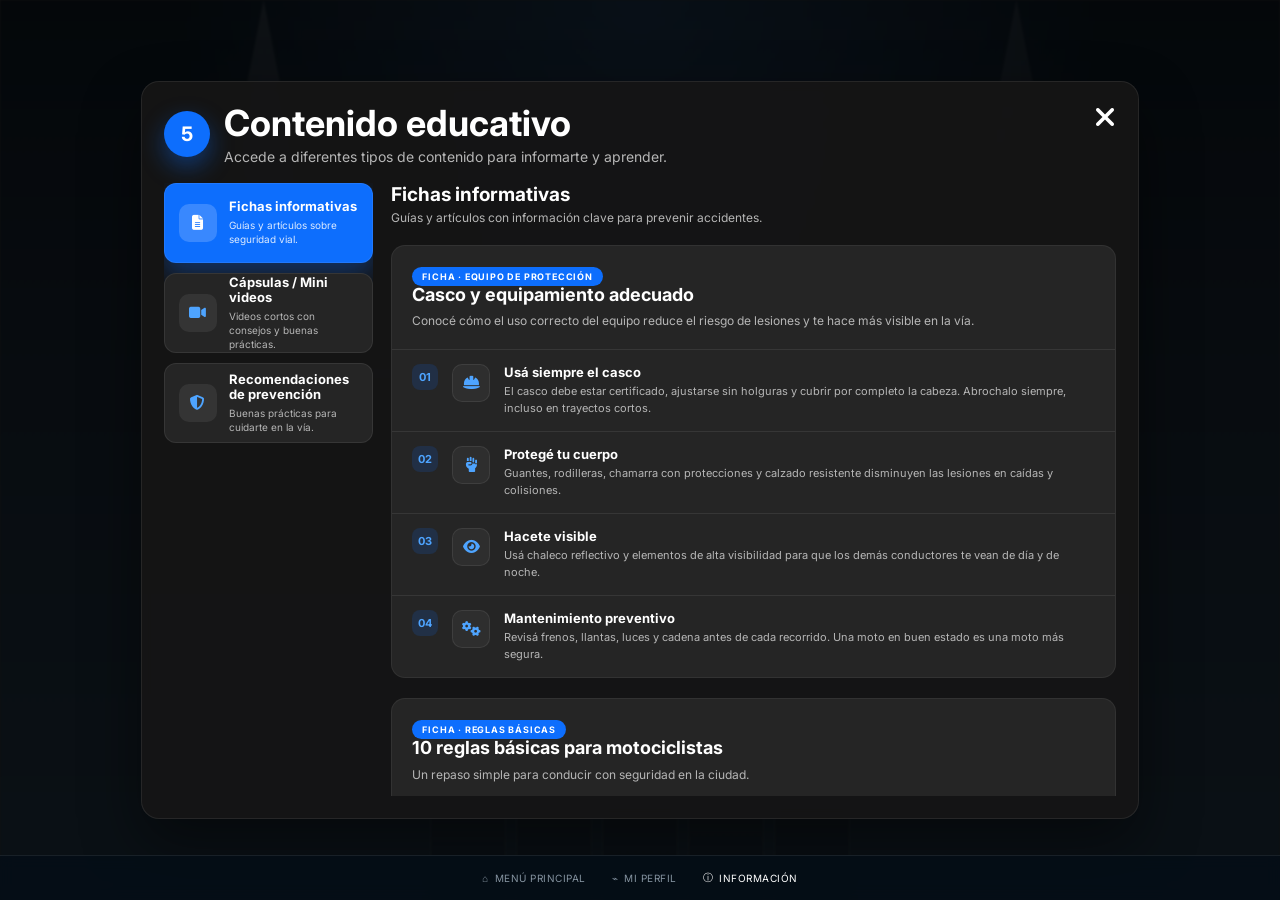
<file: tour_seguridad_vial/educativo.html>
<!DOCTYPE html>
<html lang="es">
<head>
  <meta charset="UTF-8">
  <meta name="viewport" content="width=device-width, initial-scale=1.0">
  <title>Ruta Segura | Contenido educativo</title>

  <link rel="preconnect" href="https://fonts.googleapis.com">
  <link rel="preconnect" href="https://fonts.gstatic.com" crossorigin>
  <link href="https://fonts.googleapis.com/css2?family=Inter:wght@400;500;600;700;800&display=swap" rel="stylesheet">
  <link rel="stylesheet" href="https://cdnjs.cloudflare.com/ajax/libs/font-awesome/6.5.2/css/all.min.css">

  <link rel="stylesheet" href="educativo.css">
  <link rel="stylesheet" href="navbar.css">
</head>
<body>

  <main class="edu-page">

    <!-- Fondo desenfocado tipo museo -->
    <div class="bg-foto">
      <div class="bg-haz haz-1"></div>
      <div class="bg-haz haz-2"></div>
      <div class="bg-techo"></div>
      <div class="bg-columnas">
        <div class="columna" style="height:78%"></div>
        <div class="columna" style="height:94%"></div>
        <div class="columna" style="height:100%"></div>
        <div class="columna" style="height:88%"></div>
        <div class="columna" style="height:96%"></div>
      </div>
      <div class="bg-overlay"></div>
    </div>

    <!-- Panel principal -->
    <section class="panel-educativo">

      <!-- Encabezado -->
      <header class="edu-header">
        <div class="edu-titulo-bloque">
          <div class="paso-circulo">5</div>
          <div>
            <h1>Contenido educativo</h1>
            <p>Accede a diferentes tipos de contenido para informarte y aprender.</p>
          </div>
        </div>
        <button class="btn-cerrar" aria-label="Cerrar" title="Cerrar"
                onclick="location.href='index.html'">
          <i class="fa-solid fa-xmark"></i>
        </button>
      </header>

      <!-- Layout interno -->
      <div class="edu-layout">

        <!-- Menú lateral -->
        <aside class="menu-lateral">

          <button class="menu-card active" data-panel="fichas">
            <span class="menu-icono"><i class="fa-solid fa-file-lines"></i></span>
            <span class="menu-texto">
              <strong>Fichas informativas</strong>
              <small>Guías y artículos sobre seguridad vial.</small>
            </span>
          </button>

          <button class="menu-card" data-panel="capsulas">
            <span class="menu-icono"><i class="fa-solid fa-video"></i></span>
            <span class="menu-texto">
              <strong>Cápsulas / Mini videos</strong>
              <small>Videos cortos con consejos y buenas prácticas.</small>
            </span>
          </button>

          <button class="menu-card" data-panel="recomendaciones">
            <span class="menu-icono"><i class="fa-solid fa-shield-halved"></i></span>
            <span class="menu-texto">
              <strong>Recomendaciones de prevención</strong>
              <small>Buenas prácticas para cuidarte en la vía.</small>
            </span>
          </button>

        </aside>

        <!-- Contenido derecho con pestañas -->
        <div class="contenido">

          <!-- Pestaña: Fichas informativas -->
          <section class="tab-panel active" data-panel="fichas">
            <div class="panel-head">
              <h2>Fichas informativas</h2>
              <p>Guías y artículos con información clave para prevenir accidentes.</p>
            </div>

            <div class="ficha-card">
              <div class="ficha-cabecera">
                <span class="etiqueta">FICHA · EQUIPO DE PROTECCIÓN</span>
                <h3>Casco y equipamiento adecuado</h3>
                <p>
                  Conocé cómo el uso correcto del equipo reduce el riesgo de
                  lesiones y te hace más visible en la vía.
                </p>
              </div>

              <div class="ficha-secciones">
                <section class="ficha-seccion">
                  <span class="seccion-num">01</span>
                  <span class="seccion-icono"><i class="fa-solid fa-helmet-safety"></i></span>
                  <div class="seccion-texto">
                    <strong>Usá siempre el casco</strong>
                    <p>
                      El casco debe estar certificado, ajustarse sin holguras y
                      cubrir por completo la cabeza. Abrochalo siempre, incluso
                      en trayectos cortos.
                    </p>
                  </div>
                </section>

                <section class="ficha-seccion">
                  <span class="seccion-num">02</span>
                  <span class="seccion-icono"><i class="fa-solid fa-hand-fist"></i></span>
                  <div class="seccion-texto">
                    <strong>Protegé tu cuerpo</strong>
                    <p>
                      Guantes, rodilleras, chamarra con protecciones y calzado
                      resistente disminuyen las lesiones en caídas y colisiones.
                    </p>
                  </div>
                </section>

                <section class="ficha-seccion">
                  <span class="seccion-num">03</span>
                  <span class="seccion-icono"><i class="fa-solid fa-eye"></i></span>
                  <div class="seccion-texto">
                    <strong>Hacete visible</strong>
                    <p>
                      Usá chaleco reflectivo y elementos de alta visibilidad
                      para que los demás conductores te vean de día y de noche.
                    </p>
                  </div>
                </section>

                <section class="ficha-seccion">
                  <span class="seccion-num">04</span>
                  <span class="seccion-icono"><i class="fa-solid fa-gears"></i></span>
                  <div class="seccion-texto">
                    <strong>Mantenimiento preventivo</strong>
                    <p>
                      Revisá frenos, llantas, luces y cadena antes de cada
                      recorrido. Una moto en buen estado es una moto más segura.
                    </p>
                  </div>
                </section>
              </div>
            </div>

            <div class="ficha-card">
              <div class="ficha-cabecera">
                <span class="etiqueta">FICHA · REGLAS BÁSICAS</span>
                <h3>10 reglas básicas para motociclistas</h3>
                <p>Un repaso simple para conducir con seguridad en la ciudad.</p>
              </div>

              <ol class="reglas-lista">
                <li>Respetá el límite de velocidad</li>
                <li>Usá casco y equipo de protección</li>
                <li>Mantené la distancia de seguridad</li>
                <li>Evitá permanecer en puntos ciegos</li>
                <li>Señalizá tus giros con tiempo</li>
                <li>No uses el celular al conducir</li>
                <li>Anticipate en las intersecciones</li>
                <li>Reducí la velocidad bajo lluvia</li>
                <li>Revisá tu moto antes de salir</li>
                <li>Conducí con precaución y paciencia</li>
              </ol>
            </div>
          </section>

          <!-- Pestaña: Cápsulas / Mini videos -->
          <section class="tab-panel" data-panel="capsulas">
            <div class="panel-head">
              <h2>Cápsulas / Mini videos</h2>
              <p>Videos cortos con consejos y buenas prácticas para la vía.</p>
            </div>

            <div class="capsulas-lista">

              <section class="capsula-item">
                <h3>PROGRAMA DE SEGURIDAD VIAL: VELOCIDAD SEGURA</h3>
                <p>Analizá cómo la velocidad influye en tu tiempo de reacción y en la distancia de frenado.</p>
                <div class="video-frame">
                  <iframe class="video-embed" src="https://www.youtube.com/embed/AyoFJSXJNys" title="Programa de seguridad vial: velocidad segura" frameborder="0" allow="accelerometer; autoplay; clipboard-write; encrypted-media; gyroscope; picture-in-picture; web-share" allowfullscreen></iframe>
                </div>
              </section>

              <section class="capsula-item">
                <h3>Puntos ciegos: salí de la zona invisible</h3>
                <p>Descubrí cómo evitar permanecer junto a buses y camiones en sus ángulos muertos.</p>
                <div class="video-frame">
                  <iframe class="video-embed" src="https://www.youtube.com/embed/vgC_DdI23YY" title="Puntos ciegos: 1a parte" frameborder="0" allow="accelerometer; autoplay; clipboard-write; encrypted-media; gyroscope; picture-in-picture; web-share" allowfullscreen></iframe>
                </div>
              </section>

              <section class="capsula-item">
                <h3>Manejo bajo lluvia: prevé y frená a tiempo</h3>
                <p>Consejos para compensar la menor adherencia y visibilidad en calles mojadas.</p>
                <div class="video-frame">
                  <iframe class="video-embed" src="https://www.youtube.com/embed/9m9ifQd3i3g" title="Manejo bajo lluvia: prevé y frená a tiempo" frameborder="0" allow="accelerometer; autoplay; clipboard-write; encrypted-media; gyroscope; picture-in-picture; web-share" allowfullscreen></iframe>
                </div>
              </section>

              <section class="capsula-item">
                <h3>Equipo de protección: qué no puede faltar</h3>
                <p>Recorrido visual por el equipamiento que reduce riesgos en cada salida.</p>
                <div class="video-frame">
                  <iframe class="video-embed" src="https://www.youtube.com/embed/iabvhJhIm_c" title="Equipo de protección: qué no puede faltar" frameborder="0" allow="accelerometer; autoplay; clipboard-write; encrypted-media; gyroscope; picture-in-picture; web-share" allowfullscreen></iframe>
                </div>
              </section>

            </div>
          </section>

          <!-- Pestaña: Recomendaciones de prevención -->
          <section class="tab-panel" data-panel="recomendaciones">
            <div class="panel-head">
              <h2>Recomendaciones de prevención</h2>
              <p>Buenas prácticas para cuidarte a vos y a los demás en la vía.</p>
            </div>

            <div class="tips-grid">
              <article class="tip-card">
                <span class="tip-icono"><i class="fa-solid fa-shield-halved"></i></span>
                <div>
                  <strong>Revisá tu moto antes de salir</strong>
                  <p>Frenos, llantas, luces y cadena en orden reducen los riesgos.</p>
                </div>
              </article>

              <article class="tip-card">
                <span class="tip-icono"><i class="fa-solid fa-helmet-safety"></i></span>
                <div>
                  <strong>Vestite para el viaje</strong>
                  <p>Casco, guantes y protecciones adecuadas en cada recorrido.</p>
                </div>
              </article>

              <article class="tip-card">
                <span class="tip-icono"><i class="fa-solid fa-eye"></i></span>
                <div>
                  <strong>Hacete visible</strong>
                  <p>Chaleco reflectivo y luces encendidas, de día y de noche.</p>
                </div>
              </article>

              <article class="tip-card">
                <span class="tip-icono"><i class="fa-solid fa-triangle-exclamation"></i></span>
                <div>
                  <strong>Respetá las señales</strong>
                  <p>Semáforos, ceda el paso y cruces peatonales requieren anticipación.</p>
                </div>
              </article>

              <article class="tip-card">
                <span class="tip-icono"><i class="fa-solid fa-mobile-screen-button"></i></span>
                <div>
                  <strong>Sin distracciones</strong>
                  <p>Las notificaciones esperan; tu atención pertenece a la vía.</p>
                </div>
              </article>

              <article class="tip-card">
                <span class="tip-icono"><i class="fa-solid fa-cloud-rain"></i></span>
                <div>
                  <strong>Adaptate al clima</strong>
                  <p>Con lluvia, reducí la velocidad y aumentá la distancia de seguridad.</p>
                </div>
              </article>
            </div>
          </section>

        </div>

      </div>

    </section>

  </main>

  <!-- ===== Barra inferior global ===== -->
  <nav class="bottom-nav">
    <a class="nav-item" href="index.html">⌂ <span>MENÚ PRINCIPAL</span></a>
    <a class="nav-item" href="perfil.html">⌁ <span>MI PERFIL</span></a>
    <a class="nav-item active" href="educativo.html">ⓘ <span>INFORMACIÓN</span></a>
  </nav>

  <script src="educativo.js"></script>
</body>
</html>
</file>
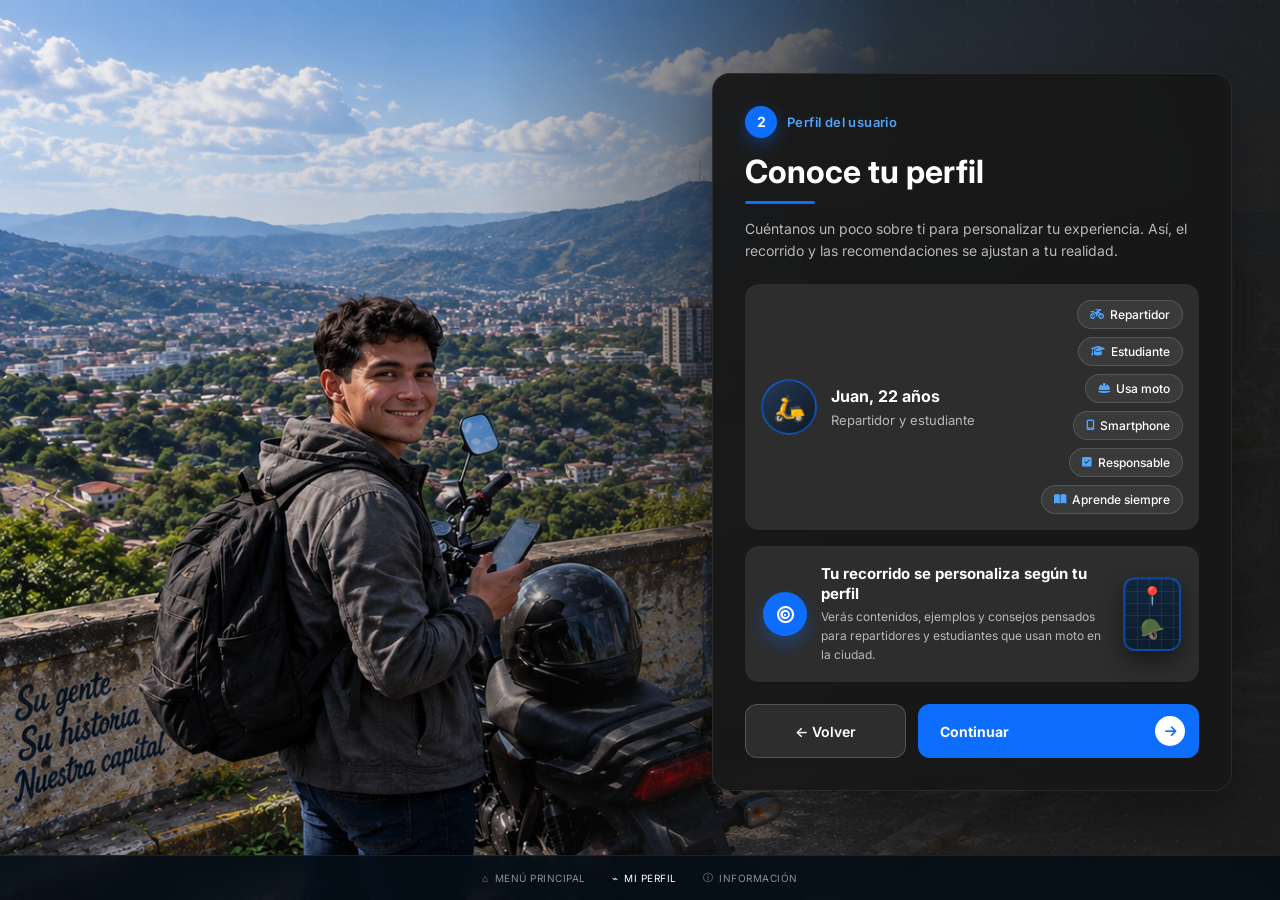
<file: tour_seguridad_vial/perfil.html>
<!DOCTYPE html>
<html lang="es">
<head>
  <meta charset="UTF-8">
  <meta name="viewport" content="width=device-width, initial-scale=1.0">
  <title>Ruta Segura | Conoce tu perfil</title>

  <link rel="preconnect" href="https://fonts.googleapis.com">
  <link rel="preconnect" href="https://fonts.gstatic.com" crossorigin>
  <link href="https://fonts.googleapis.com/css2?family=Inter:wght@400;500;600;700;800&display=swap" rel="stylesheet">
  <link rel="stylesheet" href="https://cdnjs.cloudflare.com/ajax/libs/font-awesome/6.5.2/css/all.min.css">

  <link rel="stylesheet" href="perfil.css">
  <link rel="stylesheet" href="navbar.css">
</head>
<body>

  <main class="perfil-page">

    <!-- ===== Lado derecho: panel principal ===== -->
    <section class="panel">

      <div class="tarjeta">

        <!-- Paso -->
        <div class="encabezado">
          <div class="paso-circulo">2</div>
          <span class="paso-texto">Perfil del usuario</span>
        </div>

        <!-- Título -->
        <h1 class="titulo">Conoce tu perfil</h1>
        <div class="linea-azul"></div>

        <!-- Descripción -->
        <p class="descripcion">
          Cuéntanos un poco sobre ti para personalizar tu experiencia.
          Así, el recorrido y las recomendaciones se ajustan a tu realidad.
        </p>

        <!-- Tarjeta del usuario con chips -->
        <div class="usuario-card">
          <div class="avatar">🛵</div>

          <div class="usuario-info">
            <strong>Juan, 22 años</strong>
            <span>Repartidor y estudiante</span>
          </div>

          <div class="chips">
            <span class="chip"><i class="fa-solid fa-motorcycle"></i> Repartidor</span>
            <span class="chip"><i class="fa-solid fa-graduation-cap"></i> Estudiante</span>
            <span class="chip"><i class="fa-solid fa-helmet-safety"></i> Usa moto</span>
            <span class="chip"><i class="fa-solid fa-mobile-screen"></i> Smartphone</span>
            <span class="chip"><i class="fa-solid fa-square-check"></i> Responsable</span>
            <span class="chip"><i class="fa-solid fa-book-open"></i> Aprende siempre</span>
          </div>
        </div>

        <!-- Tarjeta informativa -->
        <div class="info-card">
          <div class="info-icono">
            <i class="fa-solid fa-bullseye"></i>
          </div>

          <div class="info-texto">
            <strong>Tu recorrido se personaliza según tu perfil</strong>
            <p>
              Verás contenidos, ejemplos y consejos pensados
              para repartidores y estudiantes que usan moto en la ciudad.
            </p>
          </div>

          <div class="miniilustracion" aria-label="Mapa con pin y casco">
            <span class="mini-pin">📍</span>
            <span class="mini-casco">🪖</span>
          </div>
        </div>

        <!-- Botones inferiores -->
        <div class="botones">
          <button class="btn-volver" onclick="location.href='index.html'">
            ← Volver
          </button>

          <button class="btn-continuar" onclick="location.href='index.html'">
            <span>Continuar</span>
            <span class="btn-circulo">
              <i class="fa-solid fa-arrow-right"></i>
            </span>
          </button>
        </div>

      </div>

    </section>

  </main>

  <!-- ===== Barra inferior global ===== -->
  <nav class="bottom-nav">
    <a class="nav-item" href="index.html">⌂ <span>MENÚ PRINCIPAL</span></a>
    <a class="nav-item active" href="perfil.html">⌁ <span>MI PERFIL</span></a>
    <a class="nav-item" href="educativo.html">ⓘ <span>INFORMACIÓN</span></a>
  </nav>

</body>
</html>
</file>
<file: tour_seguridad_vial/educativo.css>
/* ============================================================
   CONTENIDO EDUCATIVO
   Interfaz similar a sistema interactivo de museo / capacitación.
   ============================================================ */

* {
  box-sizing: border-box;
  margin: 0;
  padding: 0;
}

:root {
  --background: #111111;
  --panel: #181818;
  --card: #252525;
  --card-hover: #2E2E2E;

  --primary: #0D6EFD;
  --primary-light: #4EA4FF;

  --text: #FFFFFF;
  --text-secondary: #B6B6B6;

  --border: rgba(255, 255, 255, .08);

  --shadow: 0 25px 60px rgba(0, 0, 0, .45);
}

html, body {
  width: 100%;
  height: 100%;
}

body {
  background: var(--background);
  color: var(--text);
  font-family: "Inter", Poppins, Segoe UI, Arial, sans-serif;
  overflow: hidden;
}

a {
  text-decoration: none;
  color: inherit;
}

button {
  font: inherit;
  border: 0;
  cursor: pointer;
}

/* ===== Página ===== */
.edu-page {
  width: 100vw;
  height: 100vh;
  position: relative;
  overflow: hidden;
}

/* ===== Fondo: museo desenfocado y oscurecido ===== */
.bg-foto {
  position: absolute;
  inset: 0;
  background:
    radial-gradient(circle at 50% 0%, rgba(78, 164, 255, .16), transparent 42%),
    linear-gradient(180deg, #0b141c 0%, #16222e 45%, #1e2f3d 100%);
  filter: brightness(.55) blur(1px);
}

.bg-haz {
  position: absolute;
  top: 0;
  width: 220px;
  height: 62%;
  clip-path: polygon(50% 0, 100% 100%, 0 100%);
}

.haz-1 {
  left: 12%;
  background: linear-gradient(180deg, rgba(255, 255, 255, .10), transparent 85%);
}

.haz-2 {
  right: 12%;
  background: linear-gradient(180deg, rgba(255, 255, 255, .08), transparent 85%);
}

.bg-techo {
  position: absolute;
  left: 50%;
  bottom: 58%;
  transform: translateX(-50%);
  width: 56%;
  height: 18%;
  background: linear-gradient(180deg, #24313d, #182531);
  clip-path: polygon(0 100%, 50% 0, 100% 100%);
  border-bottom: 2px solid rgba(255, 255, 255, .1);
}

.bg-columnas {
  position: absolute;
  left: 0;
  right: 0;
  bottom: 0;
  height: 60%;
  display: flex;
  align-items: flex-end;
  justify-content: center;
  gap: 10px;
}

.columna {
  width: 76px;
  background: linear-gradient(180deg, #2c3f50, #182531);
  border-radius: 14px 14px 0 0;
  border-left: 1px solid rgba(255, 255, 255, .08);
  border-right: 1px solid rgba(255, 255, 255, .08);
}

.bg-overlay {
  position: absolute;
  inset: 0;
  background: rgba(0, 0, 0, .35);
}

/* ===== Panel principal ===== */
.panel-educativo {
  position: absolute;
  inset: 0;
  margin: auto;
  width: 78%;
  max-width: 1220px;
  height: 82%;
  display: flex;
  flex-direction: column;
  gap: 18px;
  padding: 22px;
  border-radius: 18px;
  background: rgba(22, 22, 22, .95);
  border: 1px solid var(--border);
  box-shadow: var(--shadow);
  backdrop-filter: blur(6px);
}

/* ===== Encabezado ===== */
.edu-header {
  display: flex;
  justify-content: space-between;
  align-items: flex-start;
  gap: 12px;
}

.edu-titulo-bloque {
  display: flex;
  align-items: center;
  gap: 14px;
}

.paso-circulo {
  flex: 0 0 46px;
  width: 46px;
  height: 46px;
  border-radius: 50%;
  background: var(--primary);
  color: #fff;
  font-size: 20px;
  font-weight: 700;
  display: grid;
  place-items: center;
  box-shadow: 0 10px 24px rgba(13, 110, 253, .4);
}

.edu-titulo-bloque h1 {
  font-size: 36px;
  font-weight: 700;
  line-height: 1.1;
  margin-bottom: 4px;
}

.edu-titulo-bloque p {
  color: var(--text-secondary);
  font-size: 14px;
}

.btn-cerrar {
  background: transparent;
  color: #fff;
  font-size: 28px;
  line-height: 1;
  transition: .3s ease;
}

.btn-cerrar:hover {
  color: var(--primary);
  transform: rotate(90deg);
}

/* ===== Layout interno ===== */
.edu-layout {
  flex: 1;
  min-height: 0;
  display: grid;
  grid-template-columns: 22% 1fr;
  gap: 18px;
}

/* ===== Menú lateral ===== */
.menu-lateral {
  display: flex;
  flex-direction: column;
  gap: 10px;
  overflow-y: auto;
}

.menu-card {
  flex: 0 0 auto;
  height: 80px;
  display: flex;
  align-items: center;
  gap: 12px;
  padding: 0 14px;
  text-align: left;
  border-radius: 12px;
  background: var(--card);
  border: 1px solid var(--border);
  color: var(--text);
  transition: .3s ease;
}

.menu-icono {
  flex: 0 0 38px;
  width: 38px;
  height: 38px;
  border-radius: 10px;
  display: grid;
  place-items: center;
  font-size: 15px;
  background: rgba(255, 255, 255, .07);
  color: var(--primary-light);
  transition: .3s ease;
}

.menu-texto strong {
  display: block;
  font-size: 13px;
  line-height: 1.2;
  margin-bottom: 3px;
}

.menu-texto small {
  display: block;
  color: var(--text-secondary);
  font-size: 10px;
  line-height: 1.4;
}

.menu-card.active {
  background: var(--primary);
  box-shadow: 0 12px 26px rgba(13, 110, 253, .35);
}

.menu-card.active .menu-icono {
  background: rgba(255, 255, 255, .18);
  color: #fff;
}

.menu-card.active small {
  color: rgba(255, 255, 255, .85);
}

.menu-card:not(.active):hover {
  background: var(--card-hover);
  border-color: var(--primary);
  transform: translateX(3px);
}

/* ===== Contenido derecho ===== */
.contenido {
  display: flex;
  flex-direction: column;
  gap: 20px;
  overflow-y: auto;
  min-width: 0;
}

/* Pestañas de contenido */
.tab-panel {
  display: none;
  flex-direction: column;
  gap: 20px;
}

.tab-panel.active {
  display: flex;
}

.panel-head h2 {
  font-size: 19px;
  font-weight: 700;
  margin-bottom: 4px;
}

.panel-head p {
  color: var(--text-secondary);
  font-size: 12px;
}

/* ===== Fichas informativas ===== */
.ficha-card {
  background: var(--card);
  border: 1px solid rgba(255, 255, 255, .06);
  border-radius: 14px;
  overflow: hidden;
  transition: .3s ease;
}

.ficha-card:hover {
  border-color: var(--primary);
  box-shadow: 0 15px 30px rgba(0, 0, 0, .25);
}

.ficha-cabecera {
  padding: 18px 20px 4px;
}

.ficha-cabecera .etiqueta {
  margin: 0 0 10px;
}

.ficha-cabecera h3 {
  font-size: 18px;
  font-weight: 700;
  line-height: 1.25;
  margin-bottom: 6px;
}

.ficha-cabecera p {
  color: var(--text-secondary);
  font-size: 12px;
  line-height: 1.55;
}

.ficha-secciones {
  margin-top: 14px;
  border-top: 1px solid var(--border);
}

.ficha-seccion {
  display: flex;
  align-items: flex-start;
  gap: 14px;
  padding: 14px 20px;
  border-bottom: 1px solid var(--border);
  transition: .3s ease;
}

.ficha-seccion:last-child {
  border-bottom: 0;
}

.ficha-seccion:hover {
  background: rgba(255, 255, 255, .03);
}

.seccion-num {
  flex: 0 0 26px;
  width: 26px;
  height: 26px;
  border-radius: 8px;
  display: grid;
  place-items: center;
  background: rgba(13, 110, 253, .15);
  color: var(--primary-light);
  font-size: 11px;
  font-weight: 700;
}

.seccion-icono {
  flex: 0 0 38px;
  width: 38px;
  height: 38px;
  border-radius: 10px;
  display: grid;
  place-items: center;
  background: var(--card-hover);
  border: 1px solid var(--border);
  color: var(--primary-light);
  font-size: 15px;
}

.seccion-texto {
  min-width: 0;
}

.seccion-texto strong {
  display: block;
  font-size: 13px;
  margin-bottom: 3px;
}

.seccion-texto p {
  color: var(--text-secondary);
  font-size: 11px;
  line-height: 1.55;
}

/* Reglas numeradas */
.reglas-lista {
  display: grid;
  grid-template-columns: repeat(2, 1fr);
  gap: 8px;
  padding: 16px 20px 20px;
  list-style: none;
  counter-reset: regla;
}

.reglas-lista li {
  counter-increment: regla;
  display: flex;
  align-items: center;
  gap: 10px;
  padding: 9px 12px;
  border-radius: 10px;
  background: var(--card-hover);
  border: 1px solid var(--border);
  font-size: 11px;
  transition: .3s ease;
}

.reglas-lista li:hover {
  border-color: var(--primary);
  transform: translateY(-2px);
}

.reglas-lista li::before {
  content: counter(regla, decimal-leading-zero);
  flex: 0 0 24px;
  width: 24px;
  height: 24px;
  border-radius: 7px;
  display: grid;
  place-items: center;
  background: rgba(13, 110, 253, .15);
  color: var(--primary-light);
  font-size: 10px;
  font-weight: 700;
}

/* ===== Cápsulas / Mini videos (cuadrícula 2x2) ===== */
.capsulas-lista {
  display: grid;
  grid-template-columns: repeat(2, 1fr);
  gap: 16px;
}

.capsula-item {
  background: var(--card);
  border: 1px solid rgba(255, 255, 255, .06);
  border-radius: 14px;
  padding: 18px 20px;
  transition: .3s ease;
}

.capsula-item:hover {
  border-color: var(--primary);
  box-shadow: 0 15px 30px rgba(0, 0, 0, .25);
}

.capsula-item h3 {
  font-size: 15px;
  font-weight: 700;
  margin-bottom: 4px;
}

.capsula-item > p {
  color: var(--text-secondary);
  font-size: 12px;
  line-height: 1.5;
  margin-bottom: 14px;
}

/* Frame de video (espacio para insertar el video) */
.video-frame {
  position: relative;
  aspect-ratio: 16 / 9;
  border-radius: 10px;
  overflow: hidden;
  background:
    radial-gradient(circle at 50% 42%, rgba(13, 110, 253, .18), transparent 40%),
    linear-gradient(160deg, #10161d, #05080c);
  border: 1px solid var(--border);
  display: grid;
  place-items: center;
  transition: .3s ease;
}

.video-frame:hover {
  border-color: var(--primary);
}

.video-embed {
  position: absolute;
  inset: 0;
  width: 100%;
  height: 100%;
}

.video-play {
  position: absolute;
  top: 50%;
  left: 50%;
  transform: translate(-50%, -50%);
  font-size: 46px;
  color: var(--primary);
  transition: .3s ease;
}

.video-frame:hover .video-play {
  transform: translate(-50%, -50%) scale(1.1);
  color: var(--primary-light);
}

.video-hint {
  position: absolute;
  bottom: 10px;
  left: 50%;
  transform: translateX(-50%);
  padding: 5px 10px;
  border-radius: 999px;
  background: rgba(0, 0, 0, .6);
  color: var(--text-secondary);
  font-size: 10px;
  white-space: nowrap;
}

/* ===== Galerías de imágenes ===== */
.galeria-grid {
  display: grid;
  grid-template-columns: repeat(3, 1fr);
  gap: 14px;
}

.galeria-item {
  margin: 0;
  background: var(--card);
  border: 1px solid rgba(255, 255, 255, .06);
  border-radius: 14px;
  overflow: hidden;
  cursor: pointer;
  transition: .3s ease;
}

.galeria-item:hover {
  transform: translateY(-4px);
  box-shadow: 0 15px 30px rgba(0, 0, 0, .35);
  border-color: var(--primary);
}

.galeria-media {
  position: relative;
  aspect-ratio: 4 / 3;
  overflow: hidden;
  display: grid;
  place-items: center;
  transition: .3s ease;
}

.galeria-item:hover .galeria-media {
  transform: scale(1.03);
}

.galeria-media .media-senal,
.galeria-media .media-emoji {
  position: static;
  transform: none;
}

.galeria-item figcaption {
  padding: 12px 14px;
}

.galeria-item .etiqueta {
  margin: 0 0 8px;
}

.galeria-item figcaption strong {
  display: block;
  font-size: 13px;
}

/* ===== Recomendaciones de prevención ===== */
.tips-grid {
  display: grid;
  grid-template-columns: repeat(2, 1fr);
  gap: 14px;
}

.tip-card {
  display: flex;
  align-items: flex-start;
  gap: 12px;
  padding: 15px;
  background: var(--card);
  border: 1px solid rgba(255, 255, 255, .06);
  border-radius: 14px;
  transition: .3s ease;
}

.tip-card:hover {
  transform: translateY(-3px);
  box-shadow: 0 15px 30px rgba(0, 0, 0, .3);
  border-color: var(--primary);
}

.tip-icono {
  flex: 0 0 40px;
  width: 40px;
  height: 40px;
  border-radius: 11px;
  display: grid;
  place-items: center;
  background: rgba(13, 110, 253, .15);
  border: 1px solid rgba(13, 110, 253, .35);
  color: var(--primary-light);
  font-size: 16px;
}

.tip-card strong {
  display: block;
  font-size: 13px;
  margin-bottom: 3px;
}

.tip-card p {
  color: var(--text-secondary);
  font-size: 11px;
  line-height: 1.5;
}

/* ===== Tarjetas destacadas ===== */
.media-emoji {
  position: relative;
  z-index: 2;
  font-size: 44px;
  line-height: 1;
  filter: drop-shadow(0 10px 16px rgba(0, 0, 0, .55));
}

/* fondos ilustrados de cada media */
.ilus-casco {
  background: linear-gradient(160deg, #2b4a6b, #101c2b);
}

.ilus-conduccion {
  background:
    linear-gradient(rgba(0, 0, 0, .15), rgba(0, 0, 0, .25)),
    linear-gradient(100deg, #1e5f8f 0%, #2f87b8 45%, #15232e 46%, #0d161f 100%);
}

.ilus-senal {
  background: linear-gradient(160deg, #3a5060, #16222e);
}

/* señal de ceda el paso */
.media-senal {
  width: 74px;
  height: 74px;
  transform: rotate(180deg);
  background: #ffffff;
  border: 7px solid #d32f2f;
  clip-path: polygon(50% 0, 100% 100%, 0 100%);
  display: grid;
  place-items: center;
}

.senal-invertida {
  transform: rotate(180deg);
  color: #d32f2f;
  font-weight: 800;
  font-size: 9px;
  letter-spacing: .5px;
  text-align: center;
  border-top: 2px solid #d32f2f;
  border-bottom: 2px solid #d32f2f;
  padding: 2px 0;
}

.etiqueta {
  align-self: flex-start;
  margin: 12px 14px 8px;
  padding: 4px 10px;
  border-radius: 999px;
  background: var(--primary);
  color: #fff;
  font-size: 9px;
  font-weight: 700;
  letter-spacing: .8px;
}

.ilus-chaleco {
  background: radial-gradient(circle at 50% 60%, #8a6d1f 0 14%, transparent 15%),
    linear-gradient(160deg, #2b403a, #131c18);
}

.ilus-motor {
  background:
    linear-gradient(rgba(255,255,255,.05) 1px, transparent 1px),
    linear-gradient(90deg, rgba(255,255,255,.05) 1px, transparent 1px),
    linear-gradient(160deg, #3a3030, #181312);
  background-size: 14px 14px;
}

.ilus-infografia {
  background:
    linear-gradient(90deg, transparent 0 18%, rgba(78,164,255,.35) 18% 36%, transparent 36% 100%),
    linear-gradient(180deg, rgba(78,164,255,.25) 0 20%, transparent 20% 100%),
    linear-gradient(160deg, #2b3a4b, #141c26);
  background-size: 100% 100%, 100% 100%, cover;
}

/* ===== Responsive: tablets ===== */
@media (max-width: 1200px) {
  .panel-educativo {
    width: 92%;
  }

  .galeria-grid,
  .tips-grid,
  .reglas-lista {
    grid-template-columns: repeat(2, 1fr);
  }
}

@media (max-width: 1000px) {
  body {
    overflow: auto;
  }

  .edu-page {
    height: auto;
    min-height: 100vh;
  }

  .panel-educativo {
    position: relative;
    margin: 70px auto 80px;
    width: 94%;
    height: auto;
    max-height: none;
  }

  .edu-layout {
    grid-template-columns: 1fr;
  }

  .menu-lateral {
    flex-direction: row;
    overflow-x: auto;
    padding-bottom: 2px;
  }

  .menu-card {
    flex: 0 0 230px;
    height: auto;
    padding: 12px 14px;
  }

  .menu-card:not(.active):hover {
    transform: translateY(-2px);
  }
}

@media (max-width: 700px) {
  .capsulas-lista,
  .galeria-grid,
  .tips-grid,
  .reglas-lista {
    grid-template-columns: 1fr;
  }

  .edu-titulo-bloque h1 {
    font-size: 26px;
  }

  .edu-titulo-bloque p {
    font-size: 12px;
  }
}
</file>
<file: tour_seguridad_vial/navbar.css>
/* ============================================================
   NAVBAR GLOBAL · Barra inferior compartida
   Mismo estilo visual que la barra de index.html (style.css).
   ============================================================ */

.bottom-nav {
  position: fixed;
  left: 0;
  right: 0;
  bottom: 0;
  height: 45px;
  z-index: 1200;
  display: flex;
  justify-content: center;
  align-items: center;
  gap: 26px;
  background: rgba(5, 14, 23, .9);
  border-top: 1px solid rgba(255,255,255,.08);
  backdrop-filter: blur(8px);
}

.nav-item {
  color: #8593a0;
  background: transparent;
  font-size: 10px;
  font-family: inherit;
  letter-spacing: .5px;
  display: flex;
  align-items: center;
  gap: 6px;
  text-decoration: none;
  cursor: pointer;
  transition: color .2s;
}

.nav-item.active {
  color: #fff;
}

.nav-item:hover {
  color: #4cb4ff;
}

@media (max-width: 560px) {
  .bottom-nav {
    gap: 14px;
  }

  .nav-item {
    font-size: 9px;
    gap: 4px;
  }
}
</file>
<file: tour_seguridad_vial/perfil.css>
/* ============================================================
   PERFIL · Mi perfil
   Fondo de imagen a pantalla completa, card superpuesta a la derecha.
   ============================================================ */

* {
  box-sizing: border-box;
  margin: 0;
  padding: 0;
}

:root {
  --background-panel: #1B1B1B;
  --card: #2C2C2C;
  --primary: #0D6EFD;
  --primary-light: #4EA4FF;
  --text: #FFFFFF;
  --text-secondary: #B8B8B8;
  --border: rgba(255, 255, 255, .08);
}

html, body {
  width: 100%;
  height: 100%;
}

body {
  background: var(--background-panel);
  color: var(--text);
  font-family: "Inter", Poppins, Segoe UI, Arial, sans-serif;
  overflow: hidden;
}

a {
  text-decoration: none;
  color: inherit;
}

button {
  font: inherit;
  border: 0;
  cursor: pointer;
}

/* ===== Layout principal: fondo completo + card a la derecha ===== */
.perfil-page {
  width: 100vw;
  height: 100vh;
  position: relative;
  overflow: hidden;
  background-image: url("assets/background.png");
  background-size: cover;
  background-position: left center;
  background-repeat: no-repeat;
}

.perfil-page::before {
  content: "";
  position: absolute;
  inset: 0;
  z-index: 1;
  background:
    linear-gradient(90deg, rgba(0, 0, 0, .03) 0%, rgba(0, 0, 0, .10) 38%, rgba(27, 27, 27, .85) 70%, rgba(27, 27, 27, .97) 100%);
}

/* Overlay decorativo de puntos, mantiene el estilo original del panel */
.panel {
  position: relative;
  z-index: 2;
  height: 100%;
  display: flex;
  align-items: center;
  justify-content: flex-end;
  padding: 48px 48px 84px;
  background:
    url("data:image/svg+xml,%3Csvg width='42' height='42' viewBox='0 0 42 42' xmlns='http://www.w3.org/2000/svg'%3E%3Ccircle cx='1' cy='1' r='1' fill='%23ffffff' fill-opacity='.05'/%3E%3C/svg%3E");
}

.tarjeta {
  width: min(520px, 100%);
  padding: 32px;
  border-radius: 18px;
  background: rgba(24, 24, 24, .95);
  border: 1px solid var(--border);
  box-shadow: 0 20px 50px rgba(0, 0, 0, .35);
  backdrop-filter: blur(10px);
  transition: .3s ease;
}

/* Encabezado de paso */
.encabezado {
  display: flex;
  align-items: center;
  gap: 10px;
  margin-bottom: 16px;
}

.paso-circulo {
  width: 32px;
  height: 32px;
  border-radius: 50%;
  background: var(--primary);
  color: #fff;
  font-size: 14px;
  font-weight: 700;
  display: grid;
  place-items: center;
  box-shadow: 0 6px 16px rgba(13, 110, 253, .35);
}

.paso-texto {
  color: var(--primary-light);
  font-size: 13px;
  font-weight: 600;
  letter-spacing: .4px;
}

/* Título */
.titulo {
  color: var(--text);
  font-size: 32px;
  font-weight: 700;
  line-height: 1.15;
  margin-bottom: 10px;
}

.linea-azul {
  width: 70px;
  height: 3px;
  border-radius: 2px;
  background: var(--primary);
  margin-bottom: 14px;
}

/* Descripción */
.descripcion {
  color: var(--text-secondary);
  font-size: 14px;
  line-height: 1.6;
  margin-bottom: 22px;
}

/* Tarjeta del usuario */
.usuario-card {
  display: flex;
  align-items: center;
  gap: 14px;
  flex-wrap: wrap;
  background: #2D2D2D;
  border-radius: 14px;
  padding: 16px;
  margin-bottom: 16px;
  transition: .3s ease;
}

.usuario-card:hover {
  transform: translateY(-2px);
}

.avatar {
  flex: 0 0 56px;
  width: 56px;
  height: 56px;
  border-radius: 50%;
  display: grid;
  place-items: center;
  font-size: 26px;
  background: linear-gradient(135deg, #243a55, #101823);
  border: 2px solid rgba(13, 110, 253, .55);
}

.usuario-info strong {
  display: block;
  color: var(--text);
  font-size: 16px;
  margin-bottom: 3px;
}

.usuario-info span {
  color: var(--text-secondary);
  font-size: 13px;
}

/* Chips de características (a la derecha del usuario) */
.chips {
  display: flex;
  flex-wrap: wrap;
  gap: 8px;
  flex: 1;
  justify-content: flex-end;
}

.chip {
  display: inline-flex;
  align-items: center;
  gap: 6px;
  padding: 6px 12px;
  border-radius: 999px;
  background: #3A3A3A;
  border: 1px solid rgba(255, 255, 255, .14);
  color: var(--text);
  font-size: 12px;
  font-weight: 500;
  transition: .3s ease;
}

.chip:hover {
  transform: translateY(-2px);
  border-color: rgba(78, 164, 255, .6);
  background: #454545;
}

.chip i {
  color: var(--primary-light);
  font-size: 11px;
}

/* Tarjeta informativa */
.info-card {
  display: flex;
  align-items: center;
  gap: 14px;
  background: #2D2D2D;
  border-radius: 14px;
  padding: 18px;
  margin-bottom: 22px;
  transition: .3s ease;
}

.info-card:hover {
  transform: translateY(-2px);
}

.info-icono {
  flex: 0 0 44px;
  width: 44px;
  height: 44px;
  border-radius: 50%;
  background: var(--primary);
  color: #fff;
  font-size: 17px;
  display: grid;
  place-items: center;
  box-shadow: 0 8px 18px rgba(13, 110, 253, .35);
}

.info-texto {
  flex: 1;
  min-width: 0;
}

.info-texto strong {
  display: block;
  color: var(--text);
  font-size: 15px;
  line-height: 1.3;
  margin-bottom: 5px;
}

.info-texto p {
  color: var(--text-secondary);
  font-size: 12px;
  line-height: 1.55;
}

/* Ilustración pequeña: mapa + pin + casco */
.miniilustracion {
  position: relative;
  flex: 0 0 58px;
  width: 58px;
  height: 74px;
  border-radius: 12px;
  border: 2px solid rgba(13, 110, 253, .5);
  background:
    linear-gradient(rgba(78, 164, 255, .12) 1px, transparent 1px),
    linear-gradient(90deg, rgba(78, 164, 255, .12) 1px, transparent 1px),
    linear-gradient(160deg, #12283f, #0c1a2b);
  background-size: 12px 12px, 12px 12px, cover;
  box-shadow: 0 10px 22px rgba(0, 0, 0, .45);
}

.mini-pin {
  position: absolute;
  top: 6px;
  left: 50%;
  transform: translateX(-50%);
  font-size: 18px;
}

.mini-casco {
  position: absolute;
  bottom: 8px;
  left: 50%;
  transform: translateX(-50%);
  font-size: 20px;
}

/* Botones inferiores */
.botones {
  display: flex;
  gap: 12px;
}

.btn-volver {
  flex: 1;
  padding: 12px 18px;
  border-radius: 12px;
  background: #2D2D2D;
  border: 1px solid rgba(255, 255, 255, .18);
  color: var(--text);
  font-weight: 600;
  font-size: 14px;
  transition: .3s ease;
}

.btn-volver:hover {
  transform: translateY(-3px);
  filter: brightness(1.2);
}

.btn-continuar {
  flex: 2;
  display: flex;
  align-items: center;
  justify-content: space-between;
  gap: 10px;
  padding: 12px 14px 12px 22px;
  border-radius: 12px;
  background: var(--primary);
  color: #fff;
  font-weight: 700;
  font-size: 14px;
  transition: .3s ease;
}

.btn-continuar:hover {
  background: #1a7cff;
  transform: translateY(-3px);
  box-shadow: 0 14px 30px rgba(13, 110, 253, .4);
}

.btn-circulo {
  width: 30px;
  height: 30px;
  border-radius: 50%;
  background: #fff;
  color: var(--primary);
  font-size: 13px;
  display: grid;
  place-items: center;
}

/* ===== Responsive: tablets y pantallas reducidas ===== */
@media (max-width: 1060px) {
  body {
    overflow: auto;
  }

  .perfil-page {
    min-height: 100vh;
    height: auto;
  }

  .panel {
    padding: 36px 22px 90px;
  }

  .tarjeta {
    padding: 26px;
  }
}

@media (max-width: 820px) {
  .perfil-page {
    background-position: center;
  }

  .panel {
    align-items: flex-start;
    padding: 90px 18px 90px;
  }

  .usuario-card {
    justify-content: center;
    text-align: center;
  }

  .chips {
    justify-content: center;
    margin-top: 6px;
  }
}
</file>
